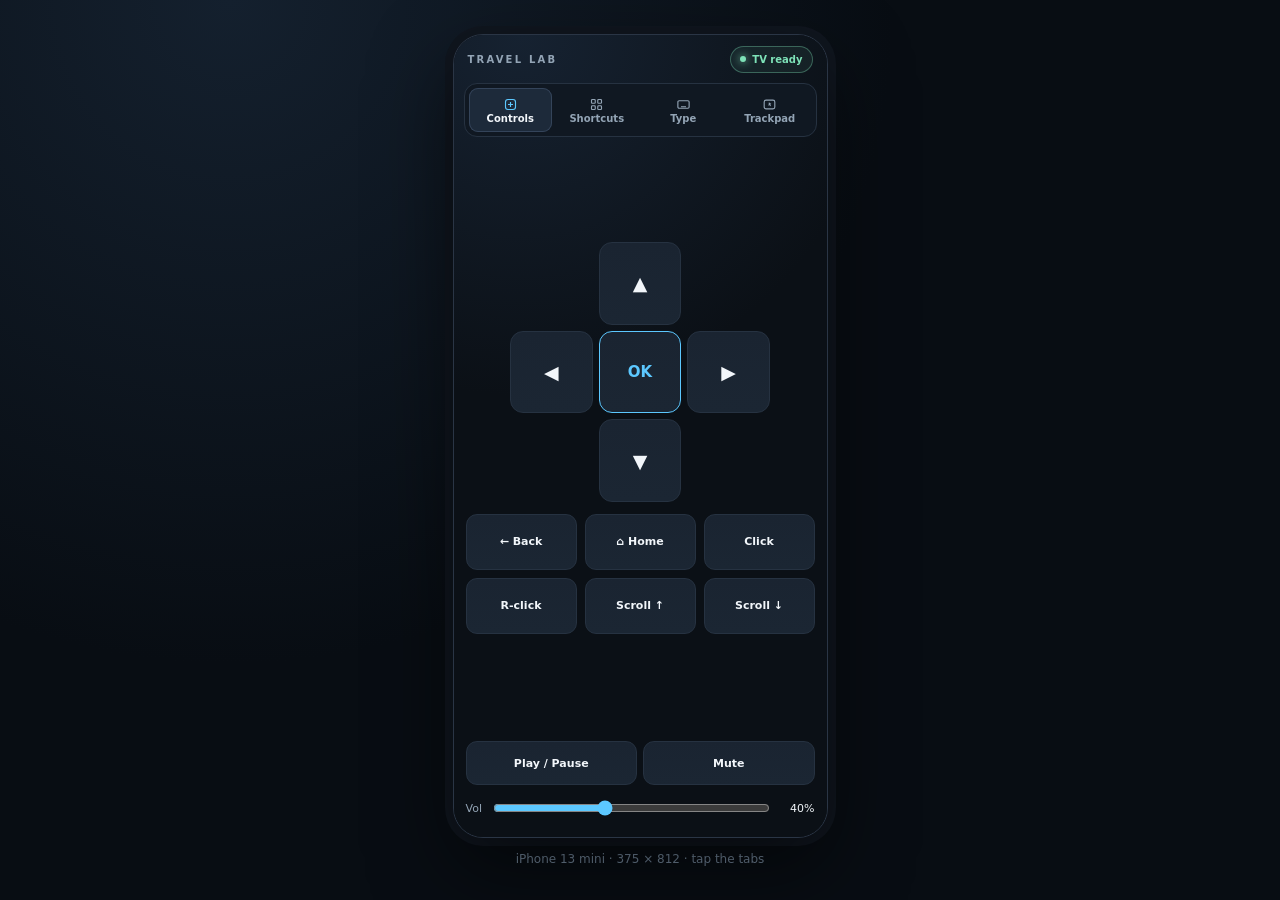
<file: docs/mockups/tv-remote-layout.html>
<!doctype html>
<html lang="en">
<head>
<meta charset="utf-8">
<meta name="viewport" content="width=device-width, initial-scale=1, viewport-fit=cover">
<title>Travel TV Remote — Four-tab Layout</title>
<style>
  :root {
    --bg: #080d13;
    --phone: #0b1016;
    --surface: #151d27;
    --surface-2: #1b2633;
    --border: #263241;
    --border-2: #34445a;
    --text: #f2f6fa;
    --muted: #93a4b5;
    --focus: #5cc8ff;
    --ok: #7ee2b8;
    --pad-size: clamp(190px, 30dvh, 260px);
  }

  * {
    box-sizing: border-box;
    -webkit-tap-highlight-color: transparent;
  }

  html, body {
    margin: 0;
    min-height: 100%;
    overscroll-behavior: none;
  }

  body {
    background:
      radial-gradient(circle at 18% 0%, #14202e 0%, var(--bg) 48%),
      var(--bg);
    color: var(--text);
    font-family: "Noto Sans", "DejaVu Sans", system-ui, sans-serif;
    -webkit-text-size-adjust: 100%;
  }

  .stage {
    min-height: 100dvh;
    display: flex;
    flex-direction: column;
    align-items: center;
    justify-content: center;
    gap: 14px;
    padding: 24px;
  }

  /* iPhone 13 mini: 375 x 812 CSS px. On a real phone this frame becomes
     the full dynamic viewport and the safe-area insets apply. */
  .phone {
    position: relative;
    width: min(375px, 100vw);
    height: min(812px, calc(100dvh - 96px));
    overflow: hidden;
    border: 1px solid #2a3545;
    border-radius: 30px;
    background: var(--phone);
    box-shadow:
      0 30px 80px rgba(0, 0, 0, .55),
      0 0 0 8px #10161f;
  }

  .shell {
    height: 100%;
    display: flex;
    flex-direction: column;
    overflow: hidden;
    padding-top: env(safe-area-inset-top);
    background:
      radial-gradient(circle at 18% 0%, #162231 0%, var(--phone) 42%);
  }

  /* ---- header ---------------------------------------------------------- */
  .head {
    flex: 0 0 auto;
    min-height: 48px;
    display: flex;
    align-items: center;
    justify-content: space-between;
    gap: 10px;
    padding: 0 14px;
  }

  .brand {
    font-size: 10px;
    font-weight: 700;
    letter-spacing: .22em;
    color: var(--muted);
    white-space: nowrap;
  }

  .status {
    display: flex;
    align-items: center;
    gap: 6px;
    min-height: 27px;
    padding: 0 9px;
    border: 1px solid rgba(126, 226, 184, .35);
    border-radius: 999px;
    background: rgba(126, 226, 184, .07);
    color: var(--ok);
    font-size: 10px;
    font-weight: 600;
    white-space: nowrap;
  }

  .status .dot {
    width: 6px;
    height: 6px;
    border-radius: 50%;
    background: currentColor;
    box-shadow: 0 0 8px currentColor;
  }

  /* ---- tabs ------------------------------------------------------------ */
  .tabs {
    flex: 0 0 auto;
    display: grid;
    grid-template-columns: repeat(4, 1fr);
    gap: 3px;
    margin: 0 10px 8px;
    padding: 4px;
    border: 1px solid var(--border);
    border-radius: 13px;
    background: #101822;
  }

  .tab {
    appearance: none;
    min-width: 0;
    min-height: 44px;
    display: flex;
    flex-direction: column;
    align-items: center;
    justify-content: center;
    gap: 2px;
    border: 0;
    border-radius: 9px;
    background: transparent;
    color: var(--muted);
    font: inherit;
    font-size: 10px;
    font-weight: 700;
    line-height: 1;
    white-space: nowrap;
    overflow: hidden;
    cursor: pointer;
  }

  .tab svg {
    width: 15px;
    height: 15px;
    display: block;
  }

  .tab.is-active {
    background: #1d2a3a;
    color: var(--text);
    box-shadow: inset 0 0 0 1px var(--border-2);
  }

  .tab.is-active svg { color: var(--focus); }

  /* ---- panels ---------------------------------------------------------- */
  .panels {
    flex: 1 1 auto;
    min-height: 0;
    position: relative;
  }

  .panel {
    position: absolute;
    inset: 0;
    display: none;
    flex-direction: column;
    gap: 10px;
    min-height: 0;
    padding: 0 12px calc(12px + env(safe-area-inset-bottom));
    overflow: hidden;
  }

  .panel.is-active { display: flex; }

  /* ---- controls (no trackpad) ----------------------------------------- */
  .controls-main {
    flex: 1 1 auto;
    min-height: 0;
    display: flex;
    flex-direction: column;
    align-items: center;
    justify-content: center;
    gap: 12px;
  }

  .pad {
    display: grid;
    grid-template-columns: repeat(3, 1fr);
    grid-template-rows: repeat(3, 1fr);
    gap: 6px;
    width: var(--pad-size);
    height: var(--pad-size);
    min-height: 0;
  }

  .key {
    appearance: none;
    min-width: 0;
    min-height: 0;
    border: 1px solid var(--border);
    border-radius: 13px;
    background: linear-gradient(180deg, #1a2431 0%, var(--surface-2) 100%);
    color: var(--text);
    font: inherit;
    font-size: 19px;
    display: grid;
    place-items: center;
    cursor: pointer;
    touch-action: manipulation;
  }

  .key:active { transform: translateY(1px); border-color: var(--focus); }

  .key--ok {
    border-color: var(--focus);
    color: var(--focus);
    font-size: 15px;
    font-weight: 700;
  }

  .quick {
    width: 100%;
    display: grid;
    grid-template-columns: repeat(3, 1fr);
    grid-auto-rows: 56px;
    gap: 8px;
    min-height: 0;
  }

  .btn {
    appearance: none;
    min-width: 0;
    min-height: 42px;
    border: 1px solid var(--border);
    border-radius: 11px;
    background: linear-gradient(180deg, #1a2431 0%, var(--surface-2) 100%);
    color: var(--text);
    font: inherit;
    font-size: 11px;
    font-weight: 600;
    padding: 6px 8px;
    cursor: pointer;
    touch-action: manipulation;
  }

  .btn:active { transform: translateY(1px); border-color: var(--focus); }

  .quick .btn {
    min-height: 0;
    display: flex;
    align-items: center;
    justify-content: center;
    text-align: center;
    line-height: 1.1;
  }

  .media {
    flex: 0 0 auto;
    display: flex;
    flex-direction: column;
    gap: 6px;
  }

  .media-row {
    display: grid;
    grid-template-columns: 1fr 1fr;
    gap: 6px;
  }

  .media-row .btn { min-height: 44px; }

  .volume {
    display: flex;
    align-items: center;
    gap: 9px;
    min-height: 30px;
    color: var(--muted);
    font-size: 11px;
  }

  .volume input {
    flex: 1 1 auto;
    min-width: 0;
    height: 30px;
    accent-color: var(--focus);
  }

  .volume output {
    min-width: 34px;
    text-align: right;
    color: var(--text);
    font-variant-numeric: tabular-nums;
  }

  /* ---- shortcuts ------------------------------------------------------- */
  .panel-head {
    flex: 0 0 auto;
    display: flex;
    align-items: flex-end;
    justify-content: space-between;
    gap: 10px;
    padding: 2px 2px 0;
  }

  .eyebrow {
    font-size: 9px;
    font-weight: 700;
    letter-spacing: .18em;
    color: var(--muted);
  }

  .panel-title {
    font-size: 17px;
    font-weight: 700;
    line-height: 1.1;
  }

  .panel-head .hint {
    font-size: 10px;
    color: var(--muted);
    padding-bottom: 2px;
  }

  .apps {
    flex: 1 1 auto;
    min-height: 0;
    display: grid;
    grid-template-columns: repeat(2, minmax(0, 1fr));
    grid-auto-rows: 1fr;
    gap: 8px;
  }

  .app {
    appearance: none;
    position: relative;
    min-height: 52px;
    display: flex;
    align-items: center;
    justify-content: center;
    border: 1px solid var(--border);
    border-top: 3px solid var(--accent);
    border-radius: 13px;
    background: linear-gradient(180deg, #19222e 0%, var(--surface) 100%);
    color: var(--text);
    font: inherit;
    font-size: 13px;
    font-weight: 700;
    text-align: center;
    padding: 8px;
    cursor: pointer;
    touch-action: manipulation;
    overflow: hidden;
  }

  .app::after {
    content: "↗";
    position: absolute;
    top: 6px;
    right: 8px;
    font-size: 10px;
    font-weight: 400;
    color: var(--muted);
    opacity: .65;
  }

  .app:active {
    transform: translateY(1px);
    border-color: var(--accent);
  }

  /* ---- type ------------------------------------------------------------ */
  .type-form {
    flex: 1 1 auto;
    min-height: 0;
    display: flex;
    flex-direction: column;
    gap: 10px;
  }

  .type-compose {
    flex: 0 0 auto;
    display: grid;
    grid-template-columns: minmax(0, 1fr) 84px;
    gap: 8px;
  }

  .type-input {
    min-height: 100px;
    height: 100px;
    width: 100%;
    resize: none;
    border: 1px solid var(--border);
    border-radius: 12px;
    background: var(--surface-2);
    color: var(--text);
    font: inherit;
    font-size: 15px;
    line-height: 1.4;
    padding: 12px;
  }

  .type-input:focus {
    outline: none;
    border-color: var(--focus);
    box-shadow: 0 0 0 2px rgba(92, 200, 255, .24);
  }

  .type-compose .btn {
    min-height: 100px;
    font-size: 13px;
    line-height: 1.15;
  }

  .btn--primary {
    background: var(--focus);
    border-color: var(--focus);
    color: #08111a;
    font-weight: 800;
  }

  .type-keys {
    flex: 1 1 auto;
    min-height: 0;
    display: grid;
    grid-template-columns: repeat(3, minmax(0, 1fr));
    grid-auto-rows: minmax(56px, 88px);
    gap: 8px;
    align-content: center;
  }

  .type-keys .btn {
    min-height: 0;
    display: flex;
    align-items: center;
    justify-content: center;
    font-size: 12px;
  }

  .type-hint {
    flex: 0 0 auto;
    margin: 0;
    font-size: 10px;
    line-height: 1.35;
    color: var(--muted);
    text-align: center;
  }

  /* ---- trackpad tab ---------------------------------------------------- */
  .trackpad {
    position: relative;
    flex: 1 1 auto;
    min-height: 0;
    display: flex;
    flex-direction: column;
    align-items: center;
    justify-content: center;
    gap: 5px;
    border: 1px dashed rgba(147, 164, 181, .42);
    border-radius: 18px;
    background:
      radial-gradient(circle at 50% 50%, rgba(92, 200, 255, .10), transparent 58%),
      radial-gradient(rgba(147, 164, 181, .22) 1px, transparent 1px) 0 0 / 18px 18px,
      var(--surface-2);
    touch-action: none;
    user-select: none;
    overflow: hidden;
  }

  .trackpad.is-active {
    border-color: var(--focus);
    box-shadow: inset 0 0 0 1px var(--focus);
  }

  .trackpad-label {
    font-size: 9px;
    font-weight: 700;
    letter-spacing: .2em;
    color: rgba(147, 164, 181, .55);
  }

  .trackpad-hint {
    font-size: 11px;
    color: var(--muted);
    text-align: center;
    padding: 0 14px;
  }

  .trackpad-cursor {
    position: absolute;
    width: 14px;
    height: 14px;
    border: 2px solid var(--focus);
    border-radius: 50%;
    background: rgba(92, 200, 255, .25);
    box-shadow: 0 0 14px rgba(92, 200, 255, .45);
    transform: translate(-50%, -50%);
    pointer-events: none;
    opacity: 0;
    transition: opacity .12s ease;
  }

  .trackpad-cursor.is-visible { opacity: 1; }

  .trackpad-actions {
    flex: 0 0 auto;
    display: grid;
    grid-template-columns: 1fr 1fr;
    gap: 8px;
  }

  .trackpad-actions .btn { min-height: 48px; font-size: 12px; }

  /* ---- toast / caption ------------------------------------------------- */
  .toast {
    position: absolute;
    left: 50%;
    bottom: calc(18px + env(safe-area-inset-bottom));
    z-index: 70;
    transform: translate(-50%, 10px);
    opacity: 0;
    pointer-events: none;
    max-width: calc(100% - 30px);
    padding: 9px 13px;
    border-radius: 999px;
    background: #000;
    color: #fff;
    font-size: 12px;
    text-align: center;
    transition: opacity .15s ease, transform .15s ease;
  }

  .toast.is-visible {
    opacity: .92;
    transform: translate(-50%, 0);
  }

  .caption {
    margin: 0;
    color: #73869a;
    font-size: 12px;
    text-align: center;
  }

  /* ---- compact height / landscape -------------------------------------- */
  @media (max-height: 740px) {
    :root { --pad-size: clamp(180px, 28dvh, 230px); }
    .head { min-height: 44px; }
    .tab { min-height: 41px; }
    .media-row .btn { min-height: 38px; }
    .type-keys .btn { min-height: 44px; }
  }

  @media (orientation: landscape) and (max-height: 600px) {
    #controls.is-active {
      display: grid;
      grid-template-columns: 1fr 1fr;
      grid-template-rows: 1fr auto;
      grid-template-areas:
        "pad quick"
        "pad media";
      column-gap: 12px;
      row-gap: 10px;
    }
    #controls .controls-main { display: contents; }
    #controls .pad {
      grid-area: pad;
      align-self: center;
      justify-self: center;
      width: min(40dvh, 240px);
      height: min(40dvh, 240px);
    }
    #controls .quick {
      grid-area: quick;
      align-self: end;
    }
    #controls .media { grid-area: media; }
    #shortcuts .apps { grid-template-columns: repeat(4, minmax(0, 1fr)); }
    #trackpad .trackpad { min-height: 0; }
  }

  @media (max-width: 600px) {
    .stage {
      display: block;
      padding: 0;
    }
    .phone {
      width: 100vw;
      height: 100vh;
      height: 100dvh;
      border: 0;
      border-radius: 0;
      box-shadow: none;
    }
    .caption { display: none; }
    body { overflow: hidden; }
  }
</style>
</head>
<body>
  <div class="stage">
    <div class="phone">
      <div class="shell">
        <header class="head">
          <div class="brand">TRAVEL LAB</div>
          <div class="status"><span class="dot"></span>TV ready</div>
        </header>

        <nav class="tabs" role="tablist" aria-label="Remote sections">
          <button class="tab is-active" data-tab="controls" role="tab" aria-selected="true">
            <svg viewBox="0 0 24 24" fill="none" stroke="currentColor" stroke-width="1.8" aria-hidden="true">
              <rect x="4" y="4" width="16" height="16" rx="4"/>
              <path d="M12 8v8M8 12h8"/>
            </svg>
            Controls
          </button>
          <button class="tab" data-tab="shortcuts" role="tab" aria-selected="false">
            <svg viewBox="0 0 24 24" fill="none" stroke="currentColor" stroke-width="1.8" aria-hidden="true">
              <rect x="4" y="4" width="6" height="6" rx="1.4"/>
              <rect x="14" y="4" width="6" height="6" rx="1.4"/>
              <rect x="4" y="14" width="6" height="6" rx="1.4"/>
              <rect x="14" y="14" width="6" height="6" rx="1.4"/>
            </svg>
            Shortcuts
          </button>
          <button class="tab" data-tab="type" role="tab" aria-selected="false">
            <svg viewBox="0 0 24 24" fill="none" stroke="currentColor" stroke-width="1.8" aria-hidden="true">
              <rect x="3" y="6" width="18" height="12" rx="2"/>
              <path d="M6.5 9.5h.01M9.5 9.5h.01M12.5 9.5h.01M15.5 9.5h.01M18 9.5h.01M6.5 12.5h.01M9.5 12.5h.01M12.5 12.5h.01M15.5 12.5h.01M18 12.5h.01M8 15.5h8"/>
            </svg>
            Type
          </button>
          <button class="tab" data-tab="trackpad" role="tab" aria-selected="false">
            <svg viewBox="0 0 24 24" fill="none" stroke="currentColor" stroke-width="1.8" aria-hidden="true">
              <rect x="3.5" y="5" width="17" height="14" rx="3"/>
              <path d="M11 8.5l4 2.8-1.9.6 1.3 2.1-1.3.8-1.3-2.1-1.5 1.5z" fill="currentColor" stroke="none"/>
            </svg>
            Trackpad
          </button>
        </nav>

        <main class="panels">
          <section class="panel is-active" id="controls" role="tabpanel">
            <div class="controls-main">
              <div class="pad" aria-label="Directional pad">
                <button class="key" style="grid-area:1/2" aria-label="Up">▲</button>
                <button class="key" style="grid-area:2/1" aria-label="Left">◀</button>
                <button class="key key--ok" style="grid-area:2/2" aria-label="OK">OK</button>
                <button class="key" style="grid-area:2/3" aria-label="Right">▶</button>
                <button class="key" style="grid-area:3/2" aria-label="Down">▼</button>
              </div>
              <div class="quick">
                <button class="btn" data-toast="Back (Alt+Left)">← Back</button>
                <button class="btn" data-toast="Home (Alt+Home)">⌂ Home</button>
                <button class="btn" data-toast="Left click">Click</button>
                <button class="btn" data-toast="Right click">R-click</button>
                <button class="btn" data-toast="Scroll up">Scroll ↑</button>
                <button class="btn" data-toast="Scroll down">Scroll ↓</button>
              </div>
            </div>

            <div class="media">
              <div class="media-row">
                <button class="btn" data-toast="Play / pause (Space)">Play / Pause</button>
                <button class="btn" data-toast="Mute">Mute</button>
              </div>
              <label class="volume">
                <span>Vol</span>
                <input id="volume" type="range" min="0" max="100" value="40">
                <output id="volume-out">40%</output>
              </label>
            </div>
          </section>

          <section class="panel" id="shortcuts" role="tabpanel">
            <div class="panel-head">
              <div>
                <div class="eyebrow">OPEN ON THE TV</div>
                <div class="panel-title">Apps</div>
              </div>
              <div class="hint">Tap to launch</div>
            </div>
            <div class="apps">
              <button class="app" style="--accent:#AA5CC3" data-toast="Opening Jellyfin…">Jellyfin</button>
              <button class="app" style="--accent:#FF0033" data-toast="Opening YouTube…">YouTube</button>
              <button class="app" style="--accent:#E50914" data-toast="Opening Netflix…">Netflix</button>
              <button class="app" style="--accent:#113CCF" data-toast="Opening Disney+…">Disney+</button>
              <button class="app" style="--accent:#00A6A6" data-toast="Opening Read…">Read</button>
              <button class="app" style="--accent:#FFC46B" data-toast="Opening Wi-Fi…">Wi-Fi</button>
              <button class="app" style="--accent:#1DB954" data-toast="Opening Spotify…">Spotify</button>
              <button class="app" style="--accent:#7CC7FF" data-toast="Opening Weather…">Weather</button>
              <button class="app" style="--accent:#E76F51" data-toast="Opening Radio…">Radio</button>
              <button class="app" style="--accent:#2638C4" data-toast="Opening PBS Kids…">PBS Kids</button>
            </div>
          </section>

          <section class="panel" id="type" role="tabpanel">
            <div class="panel-head">
              <div>
                <div class="eyebrow">SEND TO THE TV</div>
                <div class="panel-title">Type</div>
              </div>
              <div class="hint">Focused field</div>
            </div>

            <form class="type-form" id="type-form">
              <div class="type-compose">
                <textarea class="type-input" id="type-input" rows="3"
                          placeholder="Type into the TV…"
                          autocomplete="off" autocapitalize="off" spellcheck="false"></textarea>
                <button class="btn btn--primary" type="submit">Send to TV</button>
              </div>

              <div class="type-keys">
                <button class="btn" data-toast="Enter sent">Enter</button>
                <button class="btn" data-toast="Backspace sent">Backspace</button>
                <button class="btn" data-toast="Space sent">Space</button>
                <button class="btn" data-toast="Tab sent">Tab</button>
                <button class="btn" data-toast="Escape sent">Escape</button>
                <button class="btn" id="clear-type">Clear</button>
              </div>

              <p class="type-hint">Text goes to whatever field has focus on the TV. The phone keyboard only appears on this tab.</p>
            </form>
          </section>

          <section class="panel" id="trackpad" role="tabpanel">
            <div class="panel-head">
              <div>
                <div class="eyebrow">LAST RESORT</div>
                <div class="panel-title">Trackpad</div>
              </div>
              <div class="hint">Drag · tap</div>
            </div>

            <div class="trackpad" id="trackpad-surface" role="button" tabindex="0" aria-label="Trackpad">
              <span class="trackpad-label">TRACKPAD</span>
              <span class="trackpad-hint">Drag to move · Tap to click</span>
              <span class="trackpad-cursor" id="trackpad-cursor"></span>
            </div>

            <div class="trackpad-actions">
              <button class="btn" data-toast="Left click">Click</button>
              <button class="btn" data-toast="Right click">Right click</button>
              <button class="btn" data-toast="Scroll up">Scroll ↑</button>
              <button class="btn" data-toast="Scroll down">Scroll ↓</button>
            </div>
          </section>
        </main>
      </div>

      <div class="toast" id="toast" role="status" aria-live="polite"></div>
    </div>

    <p class="caption">iPhone 13 mini · 375 × 812 · tap the tabs</p>
  </div>

<script>
  const tabs = Array.from(document.querySelectorAll('[data-tab]'));
  const panels = Array.from(document.querySelectorAll('.panel'));
  const toastEl = document.getElementById('toast');
  const volume = document.getElementById('volume');
  const volumeOut = document.getElementById('volume-out');
  const typeForm = document.getElementById('type-form');
  const typeInput = document.getElementById('type-input');
  const clearType = document.getElementById('clear-type');
  const trackpad = document.getElementById('trackpad-surface');
  const cursor = document.getElementById('trackpad-cursor');
  let toastTimer = null;

  function showToast(message) {
    if (!toastEl) return;
    toastEl.textContent = message;
    toastEl.classList.add('is-visible');
    clearTimeout(toastTimer);
    toastTimer = setTimeout(() => toastEl.classList.remove('is-visible'), 1500);
  }

  tabs.forEach((tab) => {
    tab.addEventListener('click', () => {
      const name = tab.dataset.tab;
      tabs.forEach((item) => {
        const active = item === tab;
        item.classList.toggle('is-active', active);
        item.setAttribute('aria-selected', String(active));
      });
      panels.forEach((panel) => {
        panel.classList.toggle('is-active', panel.id === name);
      });
    });
  });

  document.querySelectorAll('[data-toast]').forEach((button) => {
    button.addEventListener('click', () => showToast(button.dataset.toast));
  });

  volume.addEventListener('input', () => {
    volumeOut.textContent = `${volume.value}%`;
  });

  typeForm.addEventListener('submit', (event) => {
    event.preventDefault();
    const text = typeInput.value.trim();
    if (!text) {
      typeInput.focus();
      return;
    }
    showToast(`Typing: ${text}`);
  });

  clearType.addEventListener('click', () => {
    typeInput.value = '';
    typeInput.focus();
  });

  // A tiny visual cursor so the mockup demonstrates relative movement.
  let dragging = false;
  let lastX = 0;
  let lastY = 0;
  let moved = 0;

  function placeCursor(event) {
    const rect = trackpad.getBoundingClientRect();
    const x = Math.max(8, Math.min(rect.width - 8, event.clientX - rect.left));
    const y = Math.max(8, Math.min(rect.height - 8, event.clientY - rect.top));
    cursor.style.left = `${x}px`;
    cursor.style.top = `${y}px`;
    cursor.classList.add('is-visible');
  }

  trackpad.addEventListener('pointerdown', (event) => {
    dragging = true;
    moved = 0;
    lastX = event.clientX;
    lastY = event.clientY;
    trackpad.classList.add('is-active');
    placeCursor(event);
    try { trackpad.setPointerCapture(event.pointerId); } catch (_) { /* noop */ }
    event.preventDefault();
  });

  trackpad.addEventListener('pointermove', (event) => {
    if (!dragging) return;
    moved += Math.abs(event.clientX - lastX) + Math.abs(event.clientY - lastY);
    lastX = event.clientX;
    lastY = event.clientY;
    placeCursor(event);
  });

  function endDrag() {
    if (!dragging) return;
    dragging = false;
    trackpad.classList.remove('is-active');
    showToast(moved < 6 ? 'Tap → left click' : 'Pointer moved');
  }

  trackpad.addEventListener('pointerup', endDrag);
  trackpad.addEventListener('pointercancel', endDrag);
</script>
</body>
</html>
</file>
